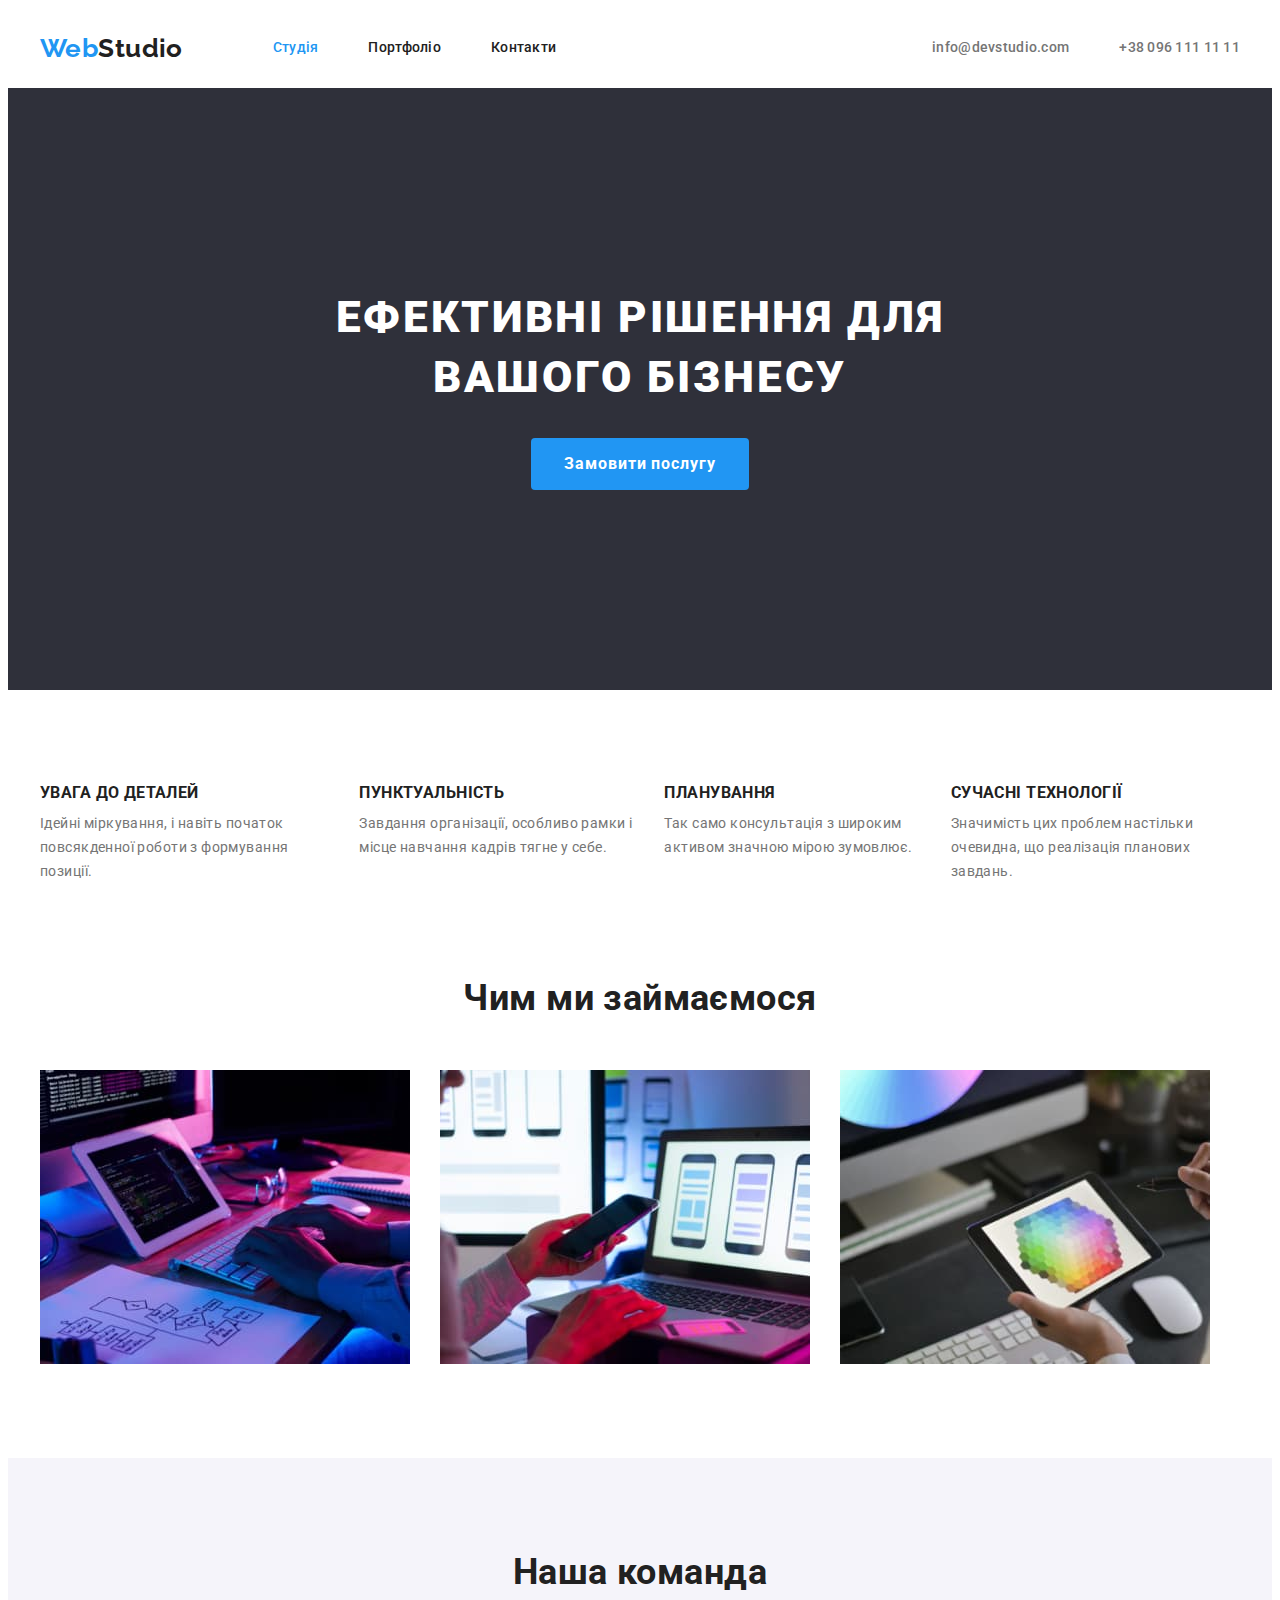
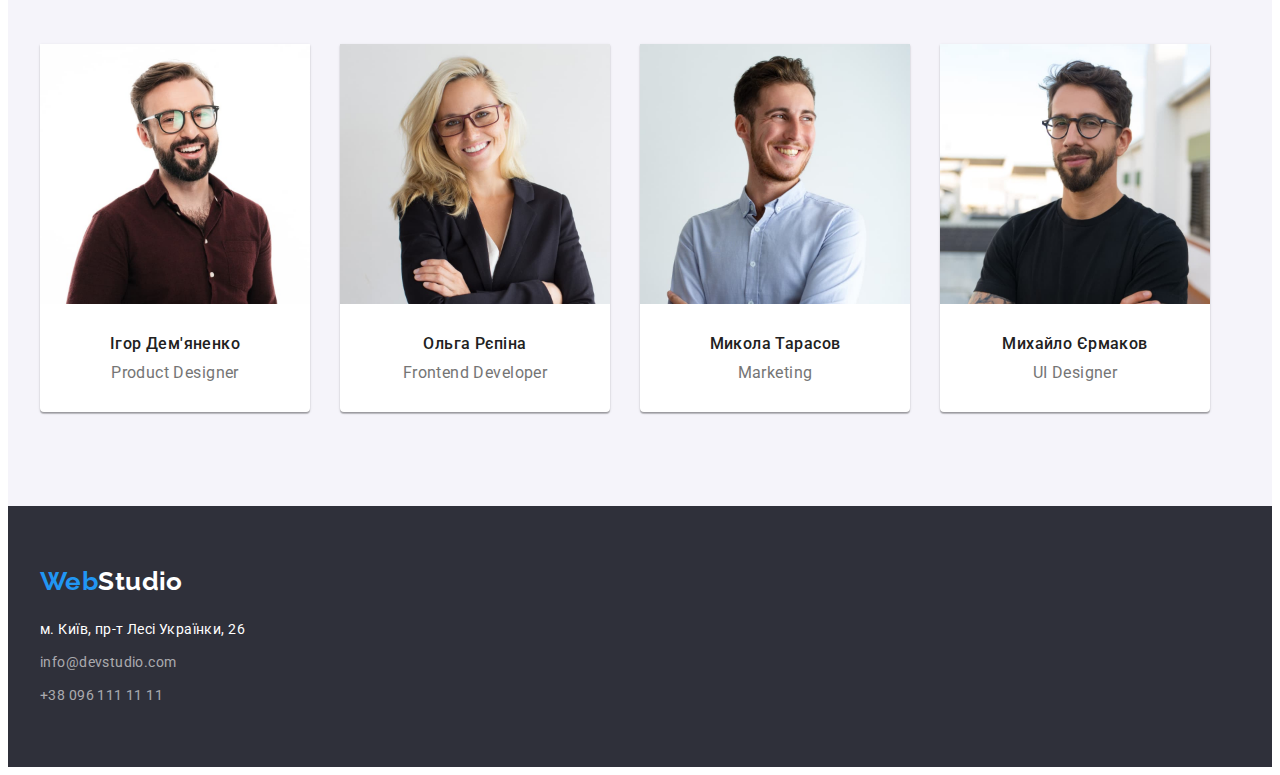
<file: index.html>
<!DOCTYPE html>
<html lang="uk">
  <head>
    <meta charset="UTF-8" />
    <meta http-equiv="X-UA-Compatible" content="IE=edge" />
    <meta name="viewport" content="width=device-width, initial-scale=1.0" />
    <title>WebStudio</title>
    <link rel="preconnect" href="https://fonts.googleapis.com" />
    <link rel="preconnect" href="https://fonts.gstatic.com" crossorigin />
    <link
      href="https://fonts.googleapis.com/css2?family=Raleway:wght@700&family=Roboto:wght@400;500;700;900&display=swap"
      rel="stylesheet"
    />
    <link
      rel="stylesheet"
      href="https://cdnjs.cloudflare.com/ajax/libs/modern-normalize/1.1.0/modern-normalize.min.css"
      integrity="sha512-wpPYUAdjBVSE4KJnH1VR1HeZfpl1ub8YT/NKx4PuQ5NmX2tKuGu6U/JRp5y+Y8XG2tV+wKQpNHVUX03MfMFn9Q=="
      crossorigin="anonymous"
      referrerpolicy="no-referrer"
    />
    <link rel="stylesheet" href="./css/styles.css" />
  </head>
  <body>
    <!-- Шапка сайту-->
    <header>
      <div class="container header">
        <nav class="main-nav">
          <a href="./index.html" class="logo">Web<span class="logo-black">Studio</span></a>
          <ul class="site-nav list">
            <li class="item"><a href="./index.html" class="link current">Студія</a></li>
            <li class="item"><a href="./portfolio.html" class="link">Портфоліо</a></li>
            <li class="item"><a href="#" class="link">Контакти</a></li>
          </ul>
        </nav>
        <ul class="contact-us list">
          <li class="item">
            <a href="mailto:info@devstudio.com" class="link">info@devstudio.com</a>
          </li>
          <li class="item"><a href="tel:+380961111111" class="link">+38 096 111 11 11</a></li>
        </ul>
      </div>
    </header>

    <!-- Основний контент -->
    <main>
      <!-- Секція Hero -->
      <section class="hero">
        <div class="container">
          <h1 class="hero-tittle">Ефективні рішення для вашого бізнесу</h1>
          <button type="button" class="button">Замовити послугу</button>
        </div>
      </section>
      <!-- Секція про переваги компанії -->
      <section class="section">
        <div class="container">
          <h2 class="section-tittle visually-hidden">Наші навички та вміння</h2>
          <ul class="feature-list list">
            <li class="item">
              <h3 class="tittle">УВАГА ДО ДЕТАЛЕЙ</h3>
              <p class="description">
                Ідейні міркування, і навіть початок повсякденної роботи з
                формування позиції.
              </p>
            </li>
            <li class="item">
              <h3 class="tittle">ПУНКТУАЛЬНІСТЬ</h3>
              <p class="description">
                Завдання організації, особливо рамки і місце навчання кадрів тягне
                у себе.
              </p>
            </li>
            <li class="item">
              <h3 class="tittle">ПЛАНУВАННЯ</h3>
              <p class="description">
                Так само консультація з широким активом значною мірою зумовлює.
              </p>
            </li>
            <li class="item">
              <h3 class="tittle">СУЧАСНІ ТЕХНОЛОГІЇ</h3>
              <p class="description">
                Значимість цих проблем настільки очевидна, що реалізація планових
                завдань.
              </p>
            </li>
          </ul>
        </div>
      </section>
      <!-- Секція про те чим ми займаємося -->
      <section class="section our-work">
        <div class="container">
          <h2 class="section-tittle">Чим ми займаємося</h2>
          <ul class="list activity">
            <li class="item">
              <img src="./images/box-1.jpg" alt="Стіл з клавіатурою" width="370" height="294" />
            </li>
            <li class="item">
              <img src="./images/box-2.jpg" alt="Ноутбук та телефон в руках" width="370" height="294" />
            </li>
            <li class="item">
              <img src="./images/box-3.jpg" alt="Зображення мозаїки на планшеті" width="370" height="294" />
            </li>
          </ul>
        </div>
      </section>
      <!-- Наша команда -->
      <section class="section team">
        <div class="container">
          <h2 class="section-tittle">Наша команда</h2>
          <ul class="teammate list">
            <li class="item">
              <img src="./images/ihor-demiianenko.jpg" alt="Ігор Дем'яненко" width="270" height="260" />
              <div class="description">
                <h3 class="tittle">Ігор Дем'яненко</h3>
                <p class="profession">Product Designer</p>
              </div>
            </li>
            <li class="item">
              <img src="./images/olha-riepina.jpg" alt="Ольга Рєпіна" width="270" height="260" />
              <div class="description">
                <h3 class="tittle">Ольга Рєпіна</h3>
                <p class="profession">Frontend Developer</p>
              </div>
            </li>
            <li class="item">
              <img src="./images/mykola-tarasov.jpg" alt="Микола Тарасов" width="270" height="260" />
              <div class="description">
                <h3 class="tittle">Микола Тарасов</h3>
                <p class="profession">Marketing</p>
              </div>
            </li>
            <li class="item">
              <img src="./images/mykhailo-iermakov.jpg" alt="Михайло Єрмаков" width="270" height="260" />
              <div class="description">
                <h3 class="tittle">Михайло Єрмаков</h3>
                <p class="profession">UI Designer</p>
              </div>
            </li>
          </ul>
        </div>
      </section>
    </main>

    <!-- Футер -->
    <footer class="footer">
      <div class="container">
        <div class="contact-footer">
          <a href="./index.html" class="logo">Web<span class="logo-white">Studio</span></a>
          <address class="address">
            <ul class="list">
              <li class="item">
                <a href="https://goo.gl/maps/RNsR4imkHqx8z6h36" target="_blank" rel="noreferrer noopener nofollow"
                  class="map link">м. Київ, пр-т Лесі Українки, 26</a>
              </li>
              <li class="item">
                <a href="mailto:info@devstudio.com" class="link">info@devstudio.com</a>
              </li>
              <li class="item">
                <a href="tel:+380961111111" class="link">+38 096 111 11 11</a>
              </li>
            </ul>
          </address>
        </div>
      </div>
    </footer>
  </body>
</html>
</file>
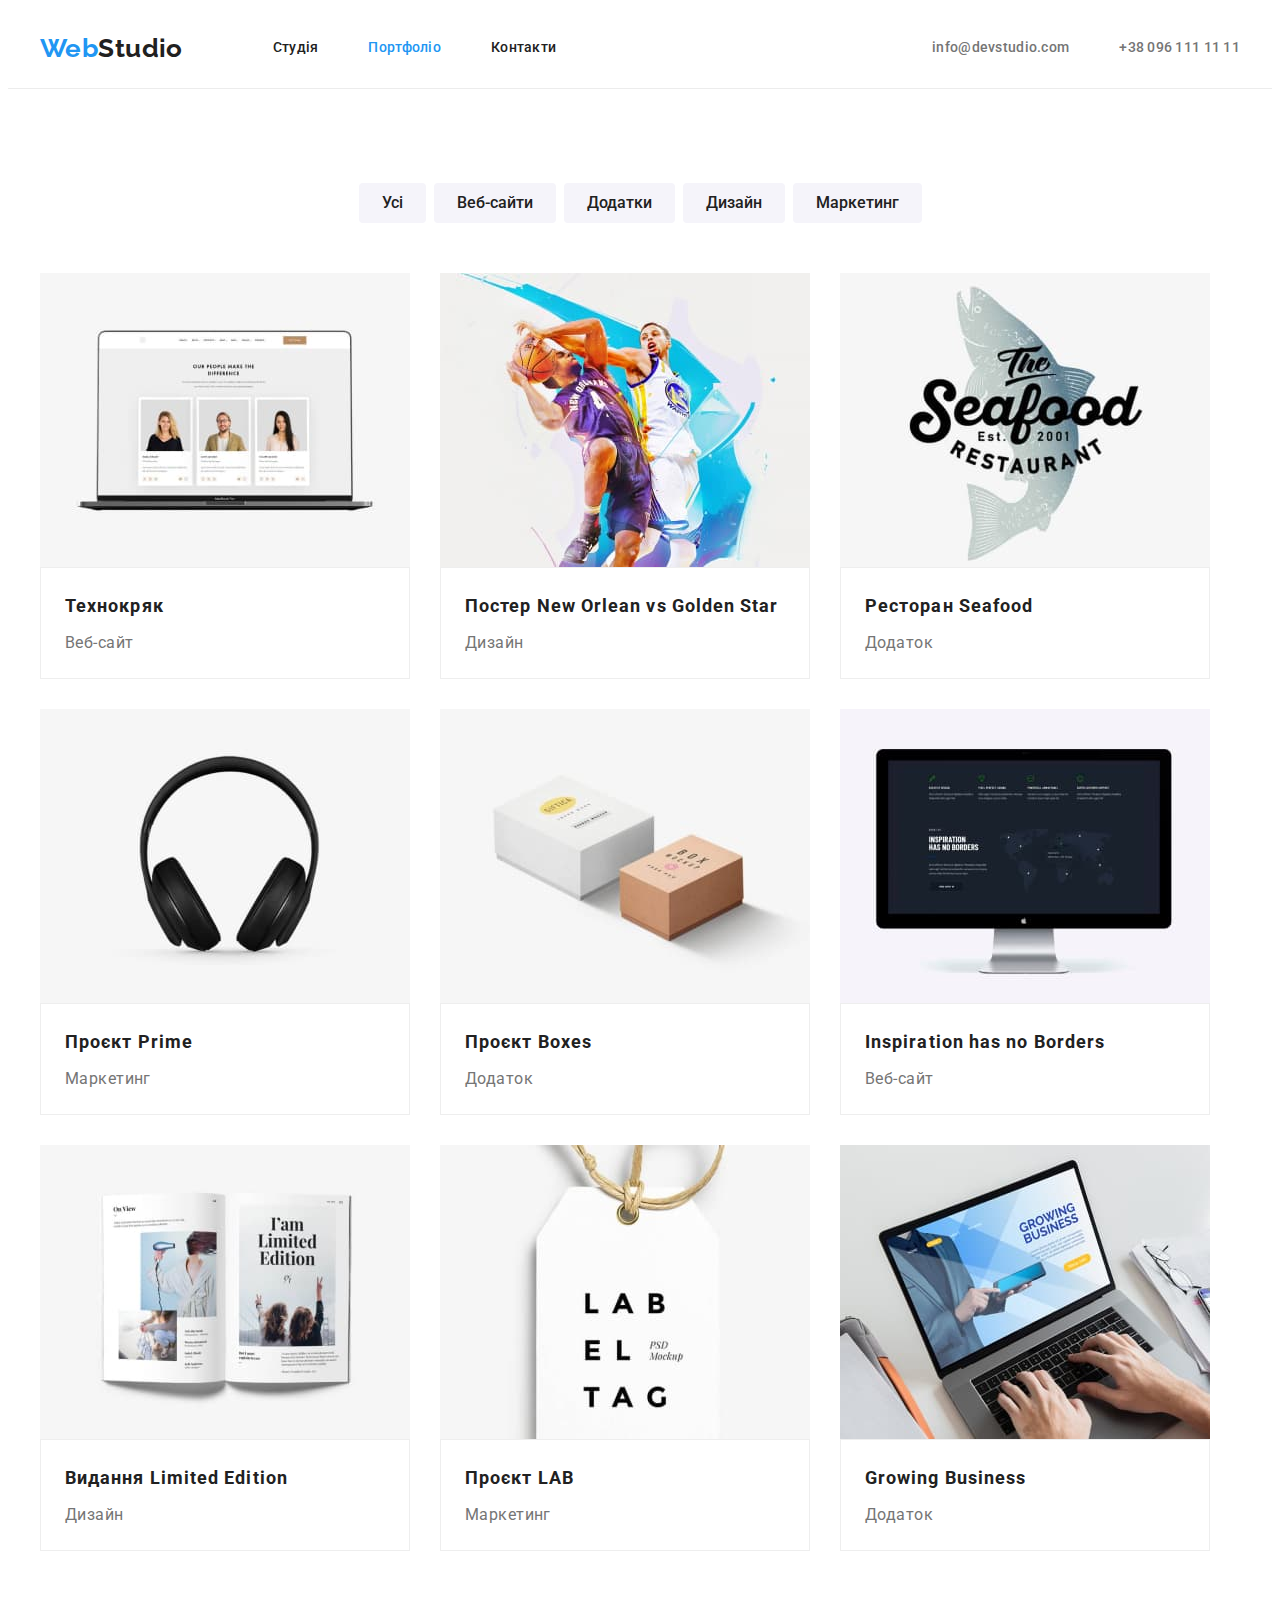
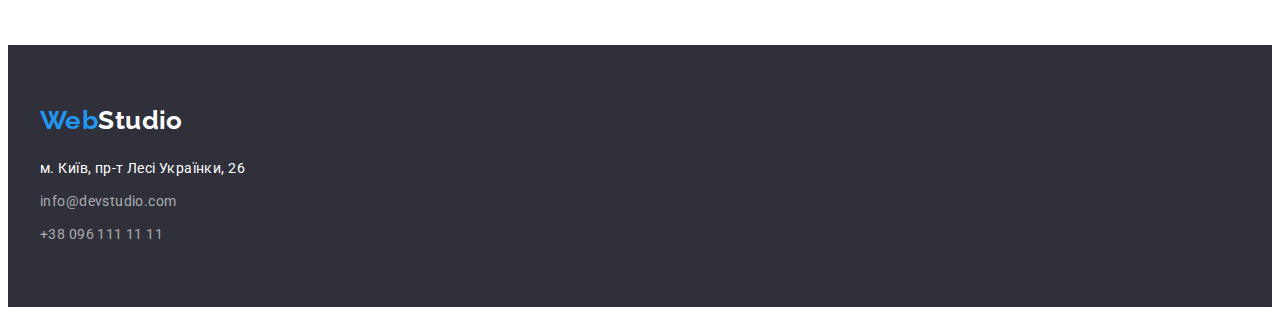
<file: portfolio.html>
<!DOCTYPE html>
<html lang="uk">
  <head>
    <meta charset="UTF-8" />
    <meta http-equiv="X-UA-Compatible" content="IE=edge" />
    <meta name="viewport" content="width=device-width, initial-scale=1.0" />
    <title>Portfolio</title>
    <link rel="preconnect" href="https://fonts.googleapis.com" />
    <link rel="preconnect" href="https://fonts.gstatic.com" crossorigin />
    <link
      href="https://fonts.googleapis.com/css2?family=Raleway:wght@700&family=Roboto:wght@400;500;700;900&display=swap"
      rel="stylesheet"
    />
    <link rel="stylesheet" href="https://cdnjs.cloudflare.com/ajax/libs/modern-normalize/1.1.0/modern-normalize.min.css"
      integrity="sha512-wpPYUAdjBVSE4KJnH1VR1HeZfpl1ub8YT/NKx4PuQ5NmX2tKuGu6U/JRp5y+Y8XG2tV+wKQpNHVUX03MfMFn9Q=="
      crossorigin="anonymous" referrerpolicy="no-referrer" />
    <link rel="stylesheet" href="./css/styles.css" />
  </head>
  <body>
    <!-- Шапка сайту-->
    <header class="page-header">
      <div class="container header">
        <nav class="main-nav">
          <a href="./index.html" class="logo">Web<span class="logo-black">Studio</span></a>
          <ul class="site-nav list">
            <li class="item"><a href="./index.html" class="link">Студія</a></li>
            <li class="item"><a href="./portfolio.html" class="link current">Портфоліо</a></li>
            <li class="item"><a href="#" class="link">Контакти</a></li>
          </ul>
        </nav>
        <ul class="contact-us list">
          <li class="item">
            <a href="mailto:info@devstudio.com" class="link">info@devstudio.com</a>
          </li>
          <li class="item"><a href="tel:+380961111111" class="link">+38 096 111 11 11</a></li>
        </ul>
      </div>
    </header>

    <!-- Основний контент -->
    <main>
      <section class="section portfolio">
        <h1 class="section-tittle visually-hidden">Портфоліо</h1>
        <!-- Елементи портфоліо -->
        <div class="container">
            <ul class="filter list">
              <li class="item">
                <button type="button" class="button-filter">Усі</button>
              </li>
              <li class="item">
                <button type="button" class="button-filter">
                  Веб-сайти
                </button>
              </li>
              <li class="item">
                <button type="button" class="button-filter">Додатки</button>
              </li>
              <li class="item">
                <button type="button" class="button-filter">Дизайн</button>
              </li>
              <li class="item">
                <button type="button" class="button-filter">
                  Маркетинг
                </button>
              </li>
            </ul>         
            <ul class="project-list list">
              <li class="item">
                <a href="#"><img src="./images/technokryak.jpg" alt="Ноутбук з фото людей" width="370" height="294" /></a>
                <div class="description">
                  <h2 class="tittle">Технокряк</h2>
                  <p class="product">Веб-сайт</p>
                </div>
              </li>
              <li class="item">
                <a href="#"><img src="./images/poster-orlean-g-star.jpg" alt="Два баскетболісти" width="370" height="294" /></a>
                <div class="description">
                  <h2 class="tittle">Постер New Orlean vs Golden Star</h2>
                  <p class="product">Дизайн</p>
                </div>
              </li>
              <li class="item">
                <a href="#"><img src="./images/restaurant-seafood.jpg  " alt="Риба з надписом" width="370" height="294" /></a>
                <div class="description">
                  <h2 class="tittle">Ресторан Seafood</h2>
                  <p class="product">Додаток</p>
                </div>
              </li>
              <li class="item">
                <a href="#"><img src="./images/project-prime.jpg" alt="Навушники" width="370" height="294" /></a>
                <div class="description">
                  <h2 class="tittle">Проєкт Prime</h2>
                  <p class="product">Маркетинг</p>
                </div>
              </li>
              <li class="item">
                <a href="#"><img src="./images/project-boxes.jpg" alt="Біла і коричнева коробка" width="370" height="294" /></a>
                <div class="description">
                  <h2 class="tittle">Проєкт Boxes</h2>
                  <p class="product">Додаток</p>
                </div>
              </li>
              <li class="item">
                <a href="#"><img src="./images/inspiration.jpg" alt="Монітор комп'ютера" width="370" height="294" /></a>
                <div class="description">
                  <h2 class="tittle">Inspiration has no Borders</h2>
                  <p class="product">Веб-сайт</p>
                </div>
              </li>
              <li class="item">
                <a href="#"><img src="./images/limit-edition.jpg" alt="Розгортка журналу" width="370" height="294" /></a>
                <div class="description">
                  <h2 class="tittle">Видання Limited Edition</h2>
                  <p class="product">Дизайн</p>
                </div>
              </li>
              <li class="item">
                <a href="#"><img src="./images/project-lab.jpg" alt="Брелок з надписом" width="370" height="294" /></a>
                <div class="description">
                  <h2 class="tittle">Проєкт LAB</h2>
                  <p class="product">Маркетинг</p>
                </div>
              </li>
              <li class="item">
                <a href="#"><img src="./images/growing-business.jpg" alt="Ноутбук на столі" width="370" height="294" /></a>
                <div class="description">
                  <h2 class="tittle">Growing Business</h2>
                  <p class="product">Додаток</p>
                </div>
              </li>
            </ul>
        </div>
      </section>
    </main>

    <!-- Футер -->
    <footer class="footer">
      <div class="container">
        <div class="contact-footer">
          <a href="./index.html" class="logo">Web<span class="logo-white">Studio</span></a>
          <address class="address">
            <ul class="list">
              <li class="item">
                <a href="https://goo.gl/maps/RNsR4imkHqx8z6h36" target="_blank" rel="noreferrer noopener nofollow"
                  class="map link">м. Київ, пр-т Лесі Українки, 26</a>
              </li>
              <li class="item">
                <a href="mailto:info@devstudio.com" class="link">info@devstudio.com</a>
              </li>
              <li class="item">
                <a href="tel:+380961111111" class="link">+38 096 111 11 11</a>
              </li>
            </ul>
          </address>
        </div>
      </div>
    </footer>
  </body>
</html>
</file>
<file: css/styles.css>
/* колір основного тексту #757575 */
/* вторинний колір тексту  #212121;
 */
/* білий #FFFFFF  */
/* акцент #2196F3 */
/* вторинний колір фону #F5F4FA; */

:root {
  --primary-text-color: #757575;
  --title-text-color: #212121;
  --accent-color: #2196f3;
  --primary-white-color: #ffffff;
  --bcg-color: #2f303a;
  --secondary-bcg-color: #f5f4fa;
  --active-btn: #188ce8;
  --footer-contact-color: rgba(255, 255, 255, 0.6);
  --header-border-color: #ececec;
  --filter-border-color: #eeeeee;
}

body {
  color: var(--primary-text-color);
  background-color: var(--primary-white-color);

  font-family: "Roboto", sans-serif;
  font-size: 14px;
  line-height: 1.71;
  letter-spacing: 0.03em;
}

.list {
  list-style: none;
  padding: 0;
  margin: 0;
}

.visually-hidden {
  position: absolute;
    white-space: nowrap;
    width: 1px;
    height: 1px;
    overflow: hidden;
    border: 0;
    padding: 0;
    clip: rect(0 0 0 0);
    clip-path: inset(50%);
    margin: -1px;
}

.container {
  margin-left: auto;
  margin-right: auto;
  width: 1200px;
  padding-left: 15px;
  padding-right: 15px;
}

/* Header */

.page-header {
  border-bottom-width: 1px;
    border-bottom-style: solid;
    border-bottom-color: var(--header-border-color);
}

.logo {
  color: var(--accent-color);
  font-family: "Raleway", sans-serif;

  font-weight: 700;
  font-size: 26px;
  line-height: 1.19;
  text-decoration: none;
}

.logo-black {
  color: var(--title-text-color);
}

.logo-white {
  color: var(--primary-white-color);
}

/* Site nav */

.header {
  display: flex;
  align-items: center;
  justify-content: flex-end;
}

.main-nav {
  display: flex;
  align-items: center;
}

.site-nav {
  display: flex;
  margin-left: 90px;
  gap: 50px;
}

.site-nav .link {
  display: block;
  padding-top: 32px;
  padding-bottom: 32px;

  color: var(--title-text-color);
  font-weight: 500;
  line-height: 1.14;
  letter-spacing: 0.02em;
  text-decoration: none;
}

.site-nav .link:hover,
.site-nav .link:focus {
  color: var(--accent-color);
}

.site-nav .link.current {
  color: var(--accent-color);
}

.contact-us {
  display: flex;
  margin-left: auto;
  gap: 50px;
}

.contact-us .link {
  display: block;
  padding-top: 32px;
  padding-bottom: 32px;

  color: var(--primary-text-color);
  font-weight: 500;
  line-height: 1.14;
  letter-spacing: 0.02em;
  text-decoration: none;
}

.contact-us .link:hover,
.contact-us .link:focus {
  color: var(--accent-color);
}

/* Головна сторінка */
/* Hero section */
.hero {
  background-color: var(--bcg-color);
}

.hero .container {
  /* margin: 0 auto; */
  text-align: center;
  padding-top: 200px;
  padding-bottom: 200px;  
}

.hero-tittle {
  margin: 0 auto;
  max-width: 696px;
  color: var(--primary-white-color);
  font-weight: 900;
  font-size: 44px;
  line-height: 1.36;
  letter-spacing: 0.06em;

  text-transform: uppercase;
}

/* Button */

.button {
  display: inline-block;
  margin-top: 30px;
  border: 1px solid transparent;
  border-radius: 4px;
  padding: 10px 32px;

  color: var(--primary-white-color);
  background-color: var(--accent-color);
  font-family: inherit;
  font-weight: 700;
  font-size: 16px;
  line-height: 1.88;
  letter-spacing: 0.06em;
  text-align: center;
  cursor: pointer;
}

.button:hover,
.button:focus,
.button:active {
  background-color: var(--active-btn);
}

.button-filter {
  display: inline-block;
  border: 1px solid transparent;
  border-radius: 4px;
  padding: 6px 22px;

  color: var(--title-text-color);
  background-color: var(--secondary-bcg-color);
  font-family: inherit;
  font-weight: 500;
  font-size: 16px;
  line-height: 1.62;
  text-align: center;

  cursor: pointer;
}

.button-filter:hover,
.button-filter:focus,
.button-filter:active {
  color: var(--primary-white-color);
  background-color: var(--accent-color);
}

/* Секція про переваги компанії */

.section {
  padding-top: 94px;
  padding-bottom: 94px;
}

.section-tittle {
  color: var(--title-text-color);
  font-weight: 700;
  font-size: 36px;
  line-height: 1.16;
  text-align: center;
}

.feature-list {
  display: flex;
  gap: 30px;
}

.feature-list .tittle {
  margin: 0;
  margin-bottom: 10px;
  color: var(--title-text-color);
  font-weight: 700;
  line-height: 1.14;
  text-transform: uppercase;
}

.feature-list .description {
  margin-top: 0;
  margin-bottom: 0;
}

/* Чим ми займаємось */

.section-tittle {
  margin: 0;
  margin-bottom: 50px;
}

.our-work {
padding-top: 0;
}

.container .activity {
  display: flex;
  gap: 30px;
}

img {
  display: block;
}

/* Наша команда */

.team {
  background-color: var(--secondary-bcg-color);
}

.teammate {
  display: flex;
  gap: 30px;
}

.teammate .tittle {
  margin: 0;
  color: var(--title-text-color);
  font-weight: 500;
  font-size: 16px;
  line-height: 1.19;
  text-align: center;
}

.teammate .item {
  background-color: var(--primary-white-color);
  border-radius: 0px 0px 4px 4px;
  box-shadow: 0px 1px 3px rgba(0, 0, 0, 0.12), 0px 1px 1px rgba(0, 0, 0, 0.14),
    0px 2px 1px rgba(0, 0, 0, 0.2);
}

.teammate .description {
  padding: 30px 0;
  text-align: center;
}

.profession {
  margin: 0;
  margin-top: 10px;
  font-size: 16px;
  line-height: 1.19;
}

/* Футер */

.footer {
  background-color: var(--bcg-color);
}

.footer .container {
  display: flex;
  padding-top: 60px;
  padding-bottom: 60px;
}

.address {
  margin-top: 20px;
}

.address .link {
  color: var(--footer-contact-color);
  font-style: normal;
  font-weight: 400;
  line-height: 1.71;
  letter-spacing: 0.03em;
  text-decoration: none;
}

.address .item:not(:first-child) {
  margin-top: 9px;
}

.address .map {
  color: var(--primary-white-color);
}

/* Сторінка портфоліо */

/* Фільтр проектів */

.filter {
  display: flex;
  gap: 8px;
  margin-bottom: 50px;
  justify-content: center;
}

.project-list .tittle {
  margin-top: 0;
  margin-bottom: 4px;
  color: var(--title-text-color);

  font-weight: 700;
  font-size: 18px;
  line-height: 2;
  letter-spacing: 0.06em;
}

.project-list {
  display: flex;
  flex-wrap: wrap;
  gap: 30px;
}

.project-list .description {
  padding: 20px 24px;
  border: 1px solid var(--filter-border-color);
}

.project-list .product {
  margin: 0;
  font-size: 16px;
  line-height: 1.88;
}
</file>
